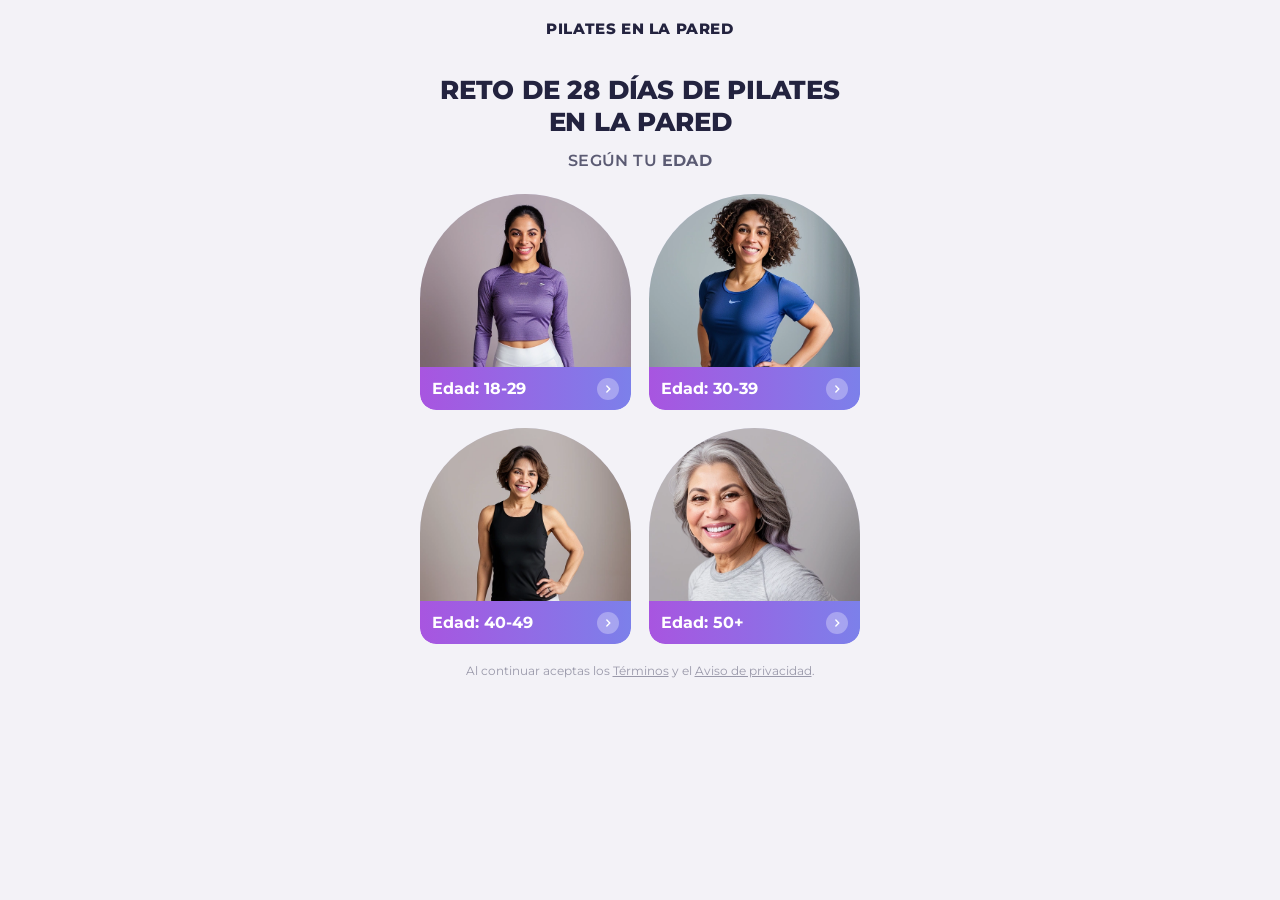
<file: index.html>
<!doctype html>
<html lang="es-MX">
<head>
<meta charset="utf-8">
<meta name="viewport" content="width=device-width, initial-scale=1, maximum-scale=1, viewport-fit=cover">
<meta name="theme-color" content="#F3F2F7">
<meta name="robots" content="noindex, nofollow">
<title>Pilates en la Pared · Tu plan personalizado en 1 minuto</title>
<meta name="description" content="Reto de 28 días de pilates en la pared. Responde el test y recibe tu plan personalizado.">
<link rel="preconnect" href="https://fonts.googleapis.com"><link rel="preconnect" href="https://fonts.gstatic.com" crossorigin>
<link href="https://fonts.googleapis.com/css2?family=Montserrat:wght@400;500;600;700;800&display=swap" rel="stylesheet">
<link rel="preload" as="image" href="img/ai/age-18.jpg"><link rel="preload" as="image" href="img/ai/age-30.jpg">
<link rel="stylesheet" href="styles.css?v=3">
<link rel="icon" href="img/icon.png">
</head>
<body>
<div id="app" aria-live="polite"></div>
<noscript>Activa JavaScript para hacer el test.</noscript>
<script src="config.js?v=3"></script>
<script src="attrib.js?v=2" data-page="quiz"></script>
<script src="steps.js?v=3"></script>
<script src="offer.js?v=3"></script>
<script src="app.js?v=3"></script>
</body>
</html>
</file>
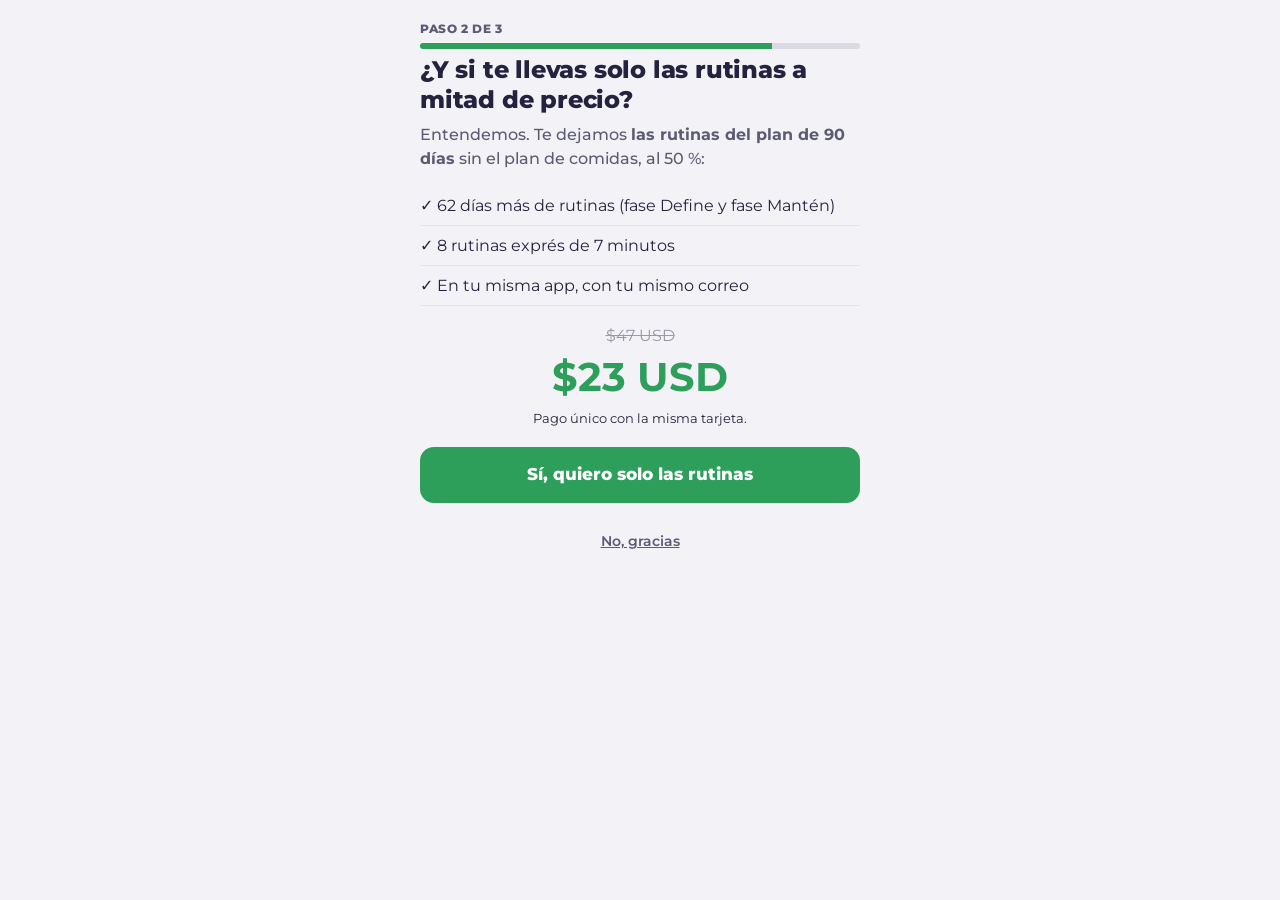
<file: downsell.html>
<!doctype html><html lang="es-MX"><head><meta charset="utf-8"><meta name="viewport" content="width=device-width, initial-scale=1, viewport-fit=cover"><meta name="robots" content="noindex"><link href="https://fonts.googleapis.com/css2?family=Montserrat:wght@400;600;700;800&display=swap" rel="stylesheet"><link rel="stylesheet" href="styles.css?v=1"><link rel="stylesheet" href="page.css?v=1"><script src="https://pay.sheridanmktmng.com/scripts/upsell-processor.js"></script><title>Última oportunidad · Pilates en la Pared</title></head><body>
<main class="post">
<div class="stepbar">Paso 2 de 3 <i style="--w:80%"></i></div>
<h1 id="hi">¿Y si te llevas solo las rutinas a mitad de precio?</h1>
<p class="sub">Entendemos. Te dejamos <b>las rutinas del plan de 90 días</b> sin el plan de comidas, al 50 %:</p>
<ul><li>✓ 62 días más de rutinas (fase Define y fase Mantén)</li><li>✓ 8 rutinas exprés de 7 minutos</li><li>✓ En tu misma app, con tu mismo correo</li></ul>
<div class="price2"><s>$47 USD</s><b>$23 USD</b><small>Pago único con la misma tarjeta.</small></div>
<div id="kp"></div>
</main>
<script src="config.js?v=2"></script><script src="attrib.js?v=1" data-page="downsell"></script><script src="post.js?v=1" data-kind="downsell"></script>
</body></html>
</file>
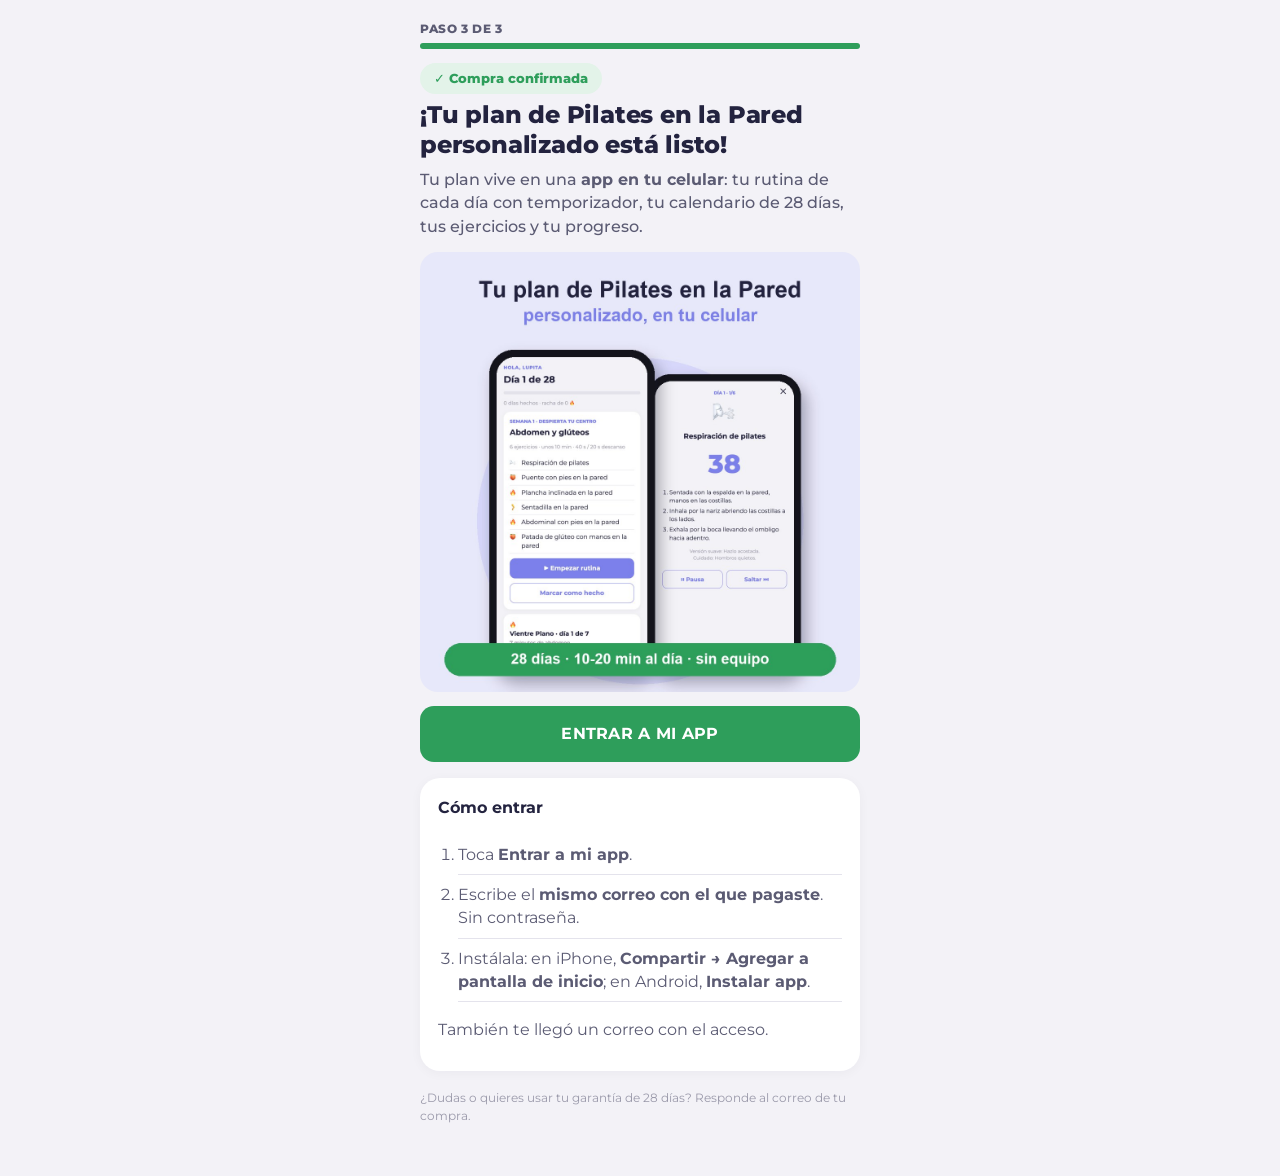
<file: gracias.html>
<!doctype html><html lang="es-MX"><head><meta charset="utf-8"><meta name="viewport" content="width=device-width, initial-scale=1, viewport-fit=cover"><meta name="robots" content="noindex"><link href="https://fonts.googleapis.com/css2?family=Montserrat:wght@400;600;700;800&display=swap" rel="stylesheet"><link rel="stylesheet" href="styles.css?v=1"><link rel="stylesheet" href="page.css?v=1"><title>¡Listo! Entra a tu app · Pilates en la Pared</title></head><body>
<main class="post">
<div class="stepbar">Paso 3 de 3 <i style="--w:100%"></i></div>
<span class="okb">✓ Compra confirmada</span>
<h1 id="hi">¡Tu plan de Pilates en la Pared personalizado está listo!</h1>
<p class="sub">Tu plan vive en una <b>app en tu celular</b>: tu rutina de cada día con temporizador, tu calendario de 28 días, tus ejercicios y tu progreso.</p>
<figure style="margin:14px 0"><img src="img/app-mockup.jpg" alt="La app de Pilates en la Pared" style="border-radius:18px;width:100%" onerror="this.remove()"></figure>
<a class="btn green" id="go" href="#">Entrar a mi app</a>
<div class="card" style="margin-top:16px"><b>Cómo entrar</b><ol style="padding-left:20px;color:var(--ink2)"><li>Toca <b>Entrar a mi app</b>.</li><li>Escribe el <b>mismo correo con el que pagaste</b>. Sin contraseña.</li><li>Instálala: en iPhone, <b>Compartir → Agregar a pantalla de inicio</b>; en Android, <b>Instalar app</b>.</li></ol><p style="color:var(--ink2)">También te llegó un correo con el acceso.</p></div>
<p class="legal">¿Dudas o quieres usar tu garantía de 28 días? Responde al correo de tu compra.</p>
</main>
<script src="config.js?v=2"></script><script src="attrib.js?v=1" data-page="gracias"></script><script src="post.js?v=1" data-kind="gracias"></script>
</body></html>
</file>
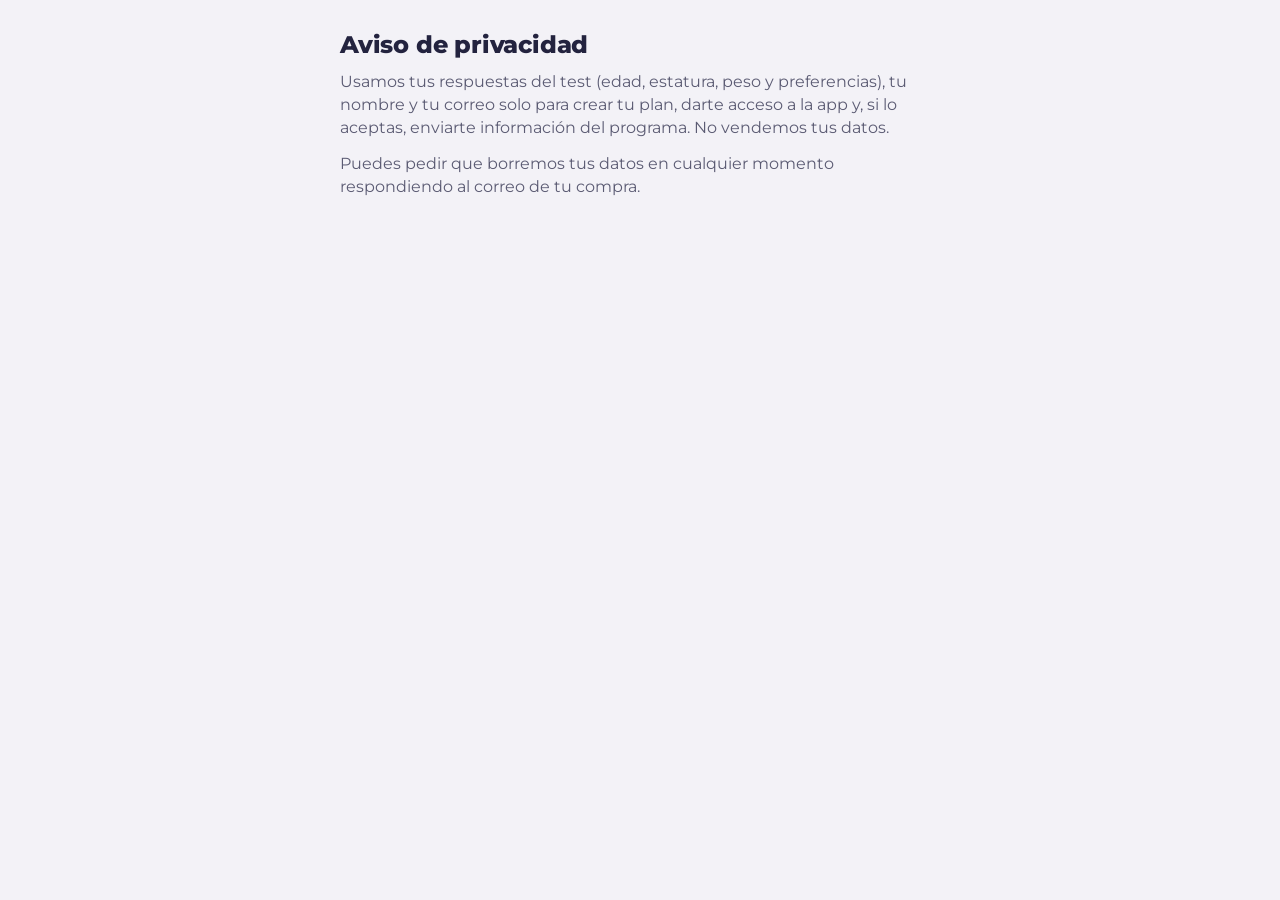
<file: privacidad.html>
<!doctype html><html lang="es-MX"><head><meta charset="utf-8"><meta name="viewport" content="width=device-width, initial-scale=1, viewport-fit=cover"><meta name="robots" content="noindex"><link href="https://fonts.googleapis.com/css2?family=Montserrat:wght@400;600;700;800&display=swap" rel="stylesheet"><link rel="stylesheet" href="styles.css?v=1"><link rel="stylesheet" href="page.css?v=1"><title>Aviso de privacidad · Pilates en la Pared</title></head><body><main class="legalpage"><h1>Aviso de privacidad</h1><p>Usamos tus respuestas del test (edad, estatura, peso y preferencias), tu nombre y tu correo solo para crear tu plan, darte acceso a la app y, si lo aceptas, enviarte información del programa. No vendemos tus datos.</p><p>Puedes pedir que borremos tus datos en cualquier momento respondiendo al correo de tu compra.</p></main></body></html>
</file>
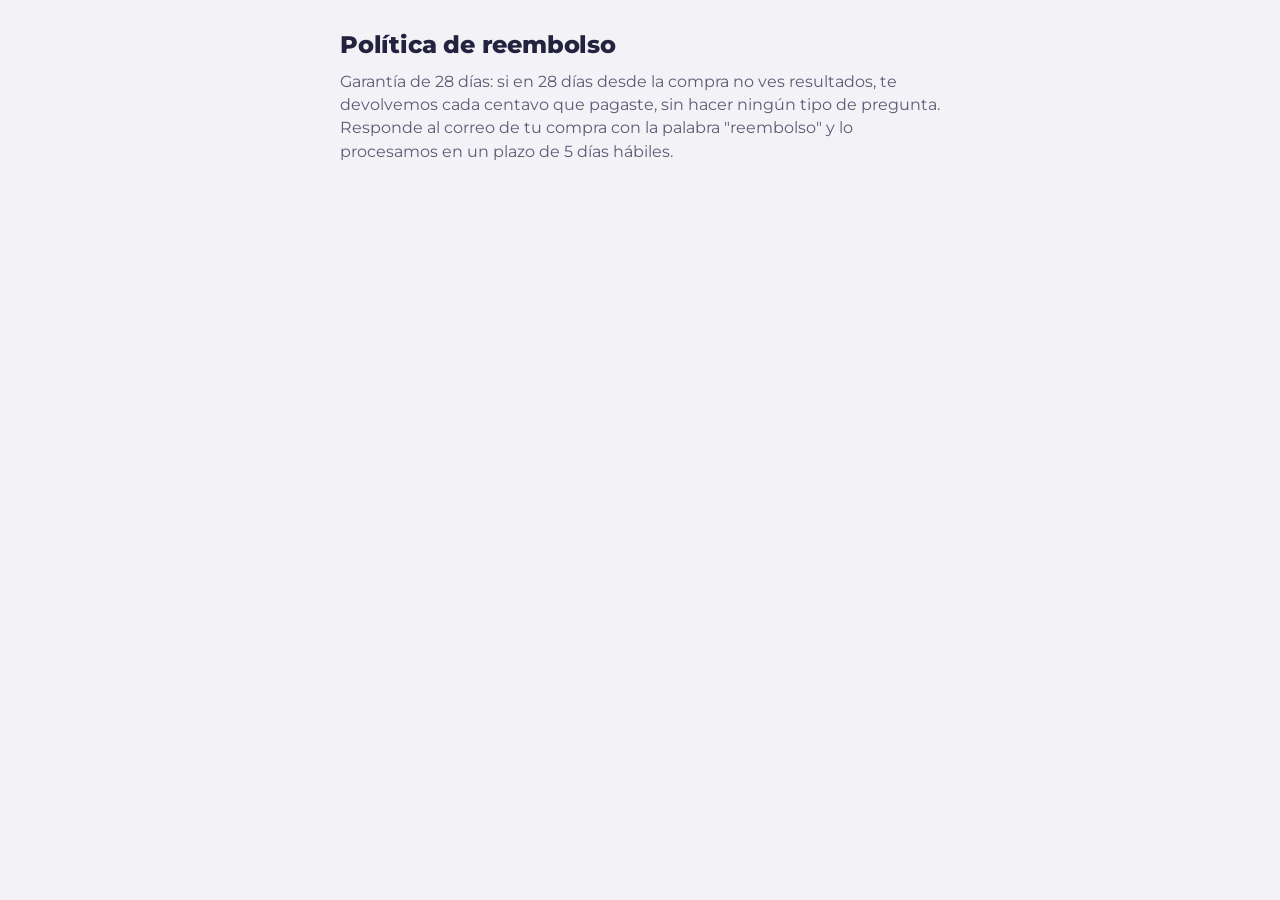
<file: reembolso.html>
<!doctype html><html lang="es-MX"><head><meta charset="utf-8"><meta name="viewport" content="width=device-width, initial-scale=1, viewport-fit=cover"><meta name="robots" content="noindex"><link href="https://fonts.googleapis.com/css2?family=Montserrat:wght@400;600;700;800&display=swap" rel="stylesheet"><link rel="stylesheet" href="styles.css?v=1"><link rel="stylesheet" href="page.css?v=1"><title>Política de reembolso · Pilates en la Pared</title></head><body><main class="legalpage"><h1>Política de reembolso</h1><p>Garantía de 28 días: si en 28 días desde la compra no ves resultados, te devolvemos cada centavo que pagaste, sin hacer ningún tipo de pregunta. Responde al correo de tu compra con la palabra "reembolso" y lo procesamos en un plazo de 5 días hábiles.</p></main></body></html>
</file>
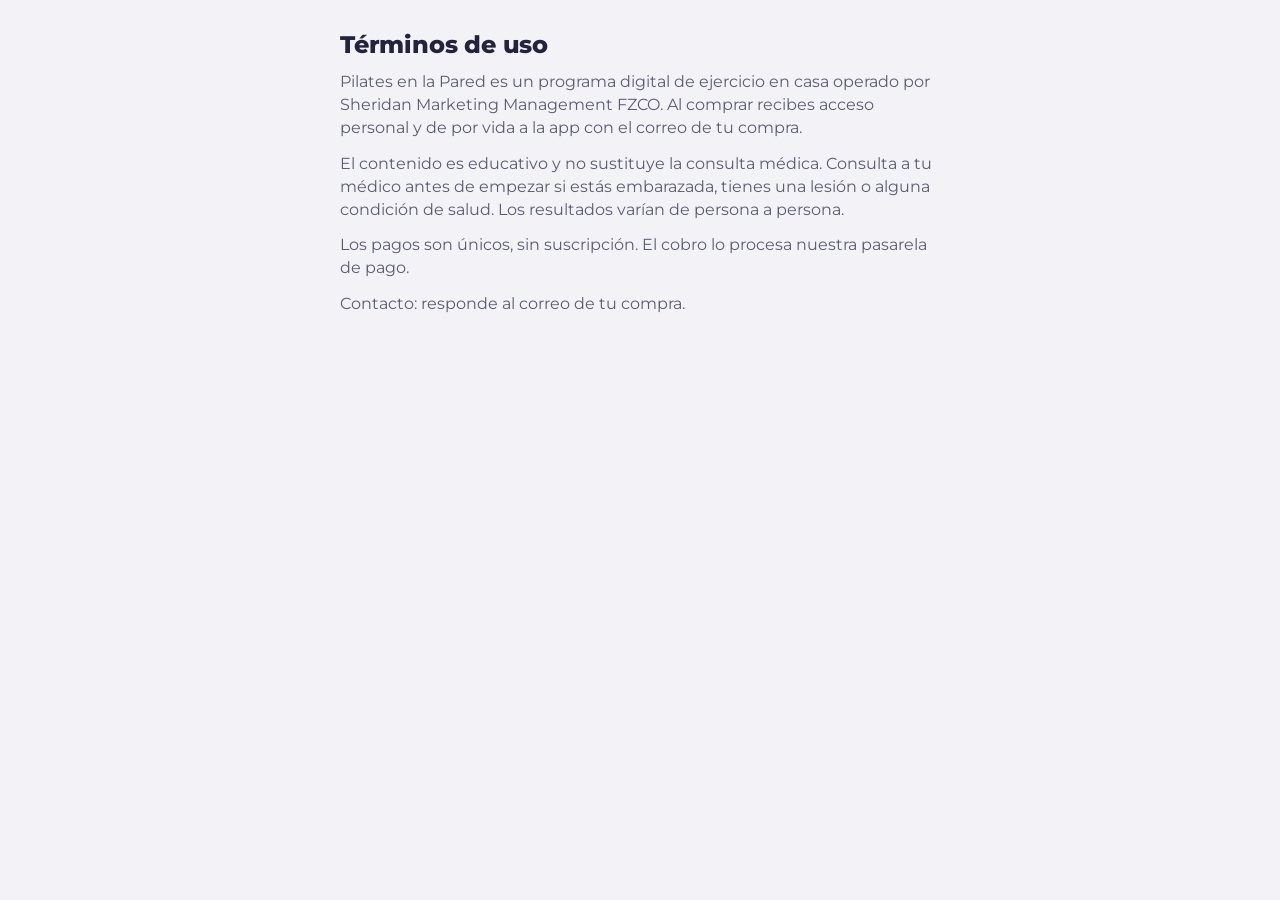
<file: terminos.html>
<!doctype html><html lang="es-MX"><head><meta charset="utf-8"><meta name="viewport" content="width=device-width, initial-scale=1, viewport-fit=cover"><meta name="robots" content="noindex"><link href="https://fonts.googleapis.com/css2?family=Montserrat:wght@400;600;700;800&display=swap" rel="stylesheet"><link rel="stylesheet" href="styles.css?v=1"><link rel="stylesheet" href="page.css?v=1"><title>Términos de uso · Pilates en la Pared</title></head><body><main class="legalpage"><h1>Términos de uso</h1><p>Pilates en la Pared es un programa digital de ejercicio en casa operado por Sheridan Marketing Management FZCO. Al comprar recibes acceso personal y de por vida a la app con el correo de tu compra.</p><p>El contenido es educativo y no sustituye la consulta médica. Consulta a tu médico antes de empezar si estás embarazada, tienes una lesión o alguna condición de salud. Los resultados varían de persona a persona.</p><p>Los pagos son únicos, sin suscripción. El cobro lo procesa nuestra pasarela de pago.</p><p>Contacto: responde al correo de tu compra.</p></main></body></html>
</file>
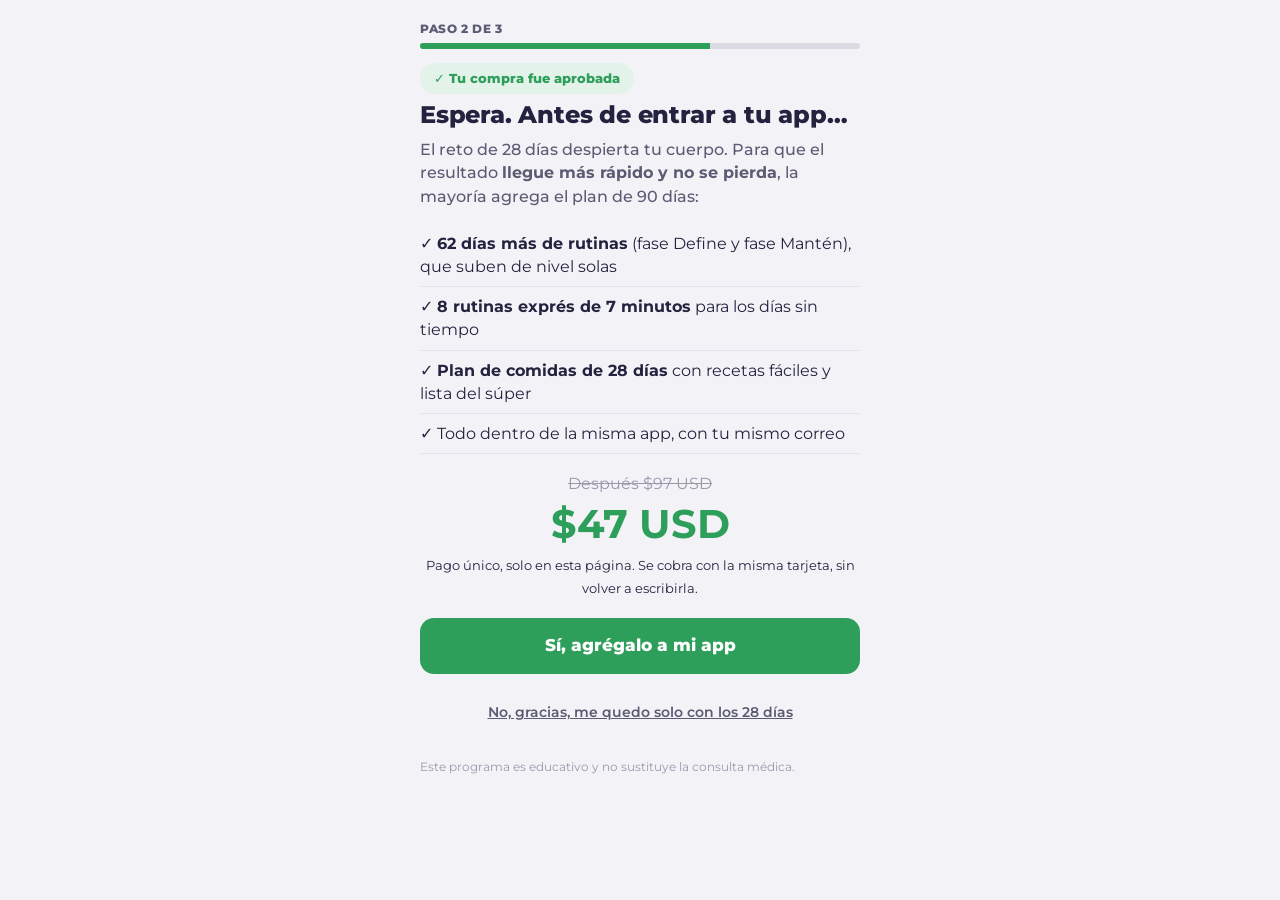
<file: upsell.html>
<!doctype html><html lang="es-MX"><head><meta charset="utf-8"><meta name="viewport" content="width=device-width, initial-scale=1, viewport-fit=cover"><meta name="robots" content="noindex"><link href="https://fonts.googleapis.com/css2?family=Montserrat:wght@400;600;700;800&display=swap" rel="stylesheet"><link rel="stylesheet" href="styles.css?v=1"><link rel="stylesheet" href="page.css?v=1"><script src="https://pay.sheridanmktmng.com/scripts/upsell-processor.js"></script><title>Espera, tu pedido no está completo · Pilates en la Pared</title></head><body>
<main class="post">
<div class="stepbar">Paso 2 de 3 <i style="--w:66%"></i></div>
<span class="okb">✓ Tu compra fue aprobada</span>
<h1 id="hi">Espera. Antes de entrar a tu app…</h1>
<p class="sub">El reto de 28 días despierta tu cuerpo. Para que el resultado <b>llegue más rápido y no se pierda</b>, la mayoría agrega el plan de 90 días:</p>
<ul>
<li>✓ <b>62 días más de rutinas</b> (fase Define y fase Mantén), que suben de nivel solas</li>
<li>✓ <b>8 rutinas exprés de 7 minutos</b> para los días sin tiempo</li>
<li>✓ <b>Plan de comidas de 28 días</b> con recetas fáciles y lista del súper</li>
<li>✓ Todo dentro de la misma app, con tu mismo correo</li>
</ul>
<div class="price2"><s>Después $97 USD</s><b>$47 USD</b><small>Pago único, solo en esta página. Se cobra con la misma tarjeta, sin volver a escribirla.</small></div>
<div id="kp"></div>
<p class="legal">Este programa es educativo y no sustituye la consulta médica.</p>
</main>
<script src="config.js?v=2"></script><script src="attrib.js?v=1" data-page="upsell"></script><script src="post.js?v=1" data-kind="upsell"></script>
</body></html>
</file>
<file: styles.css>
/* Pilates en la Pared · estilos (mismo lenguaje visual que el original: lavanda, tarjetas blancas, CTA violeta y verde en la oferta) */
:root{--bg:#F3F2F7;--card:#fff;--ink:#23233F;--ink2:#5B5B73;--mute:#9A99AA;--pri:#7C80EA;--pri2:#5B60DE;--pril:#E8E8FB;--green:#2E9E5B;--greenl:#E3F3E9;--red:#F0566A;--line:#E4E3EC;--r:16px}
*{box-sizing:border-box;-webkit-tap-highlight-color:transparent}
html,body{margin:0;background:var(--bg);color:var(--ink);font-family:"Montserrat",system-ui,-apple-system,sans-serif;font-size:16px;line-height:1.45}
#app{max-width:480px;margin:0 auto;min-height:100vh;min-height:100dvh;position:relative;padding-bottom:110px}
button{font:inherit;color:inherit;cursor:pointer;border:0;background:none}
img{max-width:100%;display:block}
img.noimg{visibility:hidden}
a{color:inherit}
h1{font-size:24px;line-height:1.25;font-weight:800;margin:6px 0 10px;letter-spacing:-.2px}
h1.up{text-transform:uppercase;font-size:26px}
h2{font-size:21px;line-height:1.3;font-weight:800;margin:24px 0 12px}
.h2{font-size:18px;margin:4px 0 14px}
h3{font-size:17px;font-weight:800;margin:0 0 12px}
p{margin:0 0 12px}
.center{text-align:center}
.pad{padding:12px 20px 24px}
.sub{color:var(--mute);font-weight:500;margin-top:-2px}
.kicker{color:var(--ink2);font-weight:600;letter-spacing:.4px}
.acc{color:var(--pri)}
.brandline{font-weight:800;font-size:14px;letter-spacing:.6px;color:var(--ink);margin:4px 0 8px}
.legal{font-size:12px;color:var(--mute);margin-top:18px}
.legal a{text-decoration:underline}
.emo{font-size:26px;line-height:1;font-family:"Apple Color Emoji","Segoe UI Emoji","Noto Color Emoji",sans-serif}
.ic{width:22px;height:22px;flex:none}
/* cabecera */
.top{padding:14px 20px 4px}
.top.brand{text-align:center;font-weight:800;letter-spacing:.6px;font-size:15px;padding-top:18px}
.top .sec{text-align:center;font-size:12px;font-weight:800;letter-spacing:1.2px;color:var(--ink)}
.prog{display:flex;align-items:center;gap:12px;margin-top:12px}
.back{width:34px;height:34px;border-radius:10px;background:#E6E5EE;display:grid;place-items:center;color:var(--ink)}
.back:disabled{opacity:.35;cursor:default}
.bars{flex:1;display:flex;gap:8px}
.bars i{flex:1;height:4px;border-radius:4px;background:#DADAE3;overflow:hidden}
.bars b{display:block;height:100%;background:var(--pri);border-radius:4px;transition:width .4s}
/* pie con CTA */
.foot{position:fixed;left:0;right:0;bottom:var(--kb,0px);padding:14px 20px calc(16px + env(safe-area-inset-bottom));background:linear-gradient(transparent,var(--bg) 30%);z-index:5}
.foot .btn{max-width:440px;margin:0 auto}
.btn{display:flex;align-items:center;justify-content:center;width:100%;min-height:56px;border-radius:14px;background:var(--pri);color:#fff;font-weight:700;font-size:16px;text-decoration:none;text-align:center;padding:12px 18px;transition:transform .1s,opacity .2s}
.btn:active{transform:scale(.98)}
.btn:disabled{background:#E1E0E8;color:#A3A2B2;cursor:default}
.btn.green{background:var(--green);text-transform:uppercase;letter-spacing:.3px}
.btn:focus-visible,.opt:focus-visible,.tile:focus-visible,.age:focus-visible{outline:3px solid var(--pri2);outline-offset:2px}
/* landing */
.landing h1{margin-top:18px}
.agegrid{display:grid;grid-template-columns:1fr 1fr;gap:18px;margin-top:22px}
.age{display:block;text-align:left;border-radius:var(--r);overflow:hidden;background:none;padding:0}
.age .arch{background:#E2E1F8;border-radius:120px 120px 0 0;aspect-ratio:1/0.82;overflow:hidden;display:flex;align-items:flex-end;justify-content:center}
.age .arch img{width:100%;height:100%;object-fit:cover;object-position:top}
.age span{display:flex;align-items:center;justify-content:space-between;background:linear-gradient(90deg,#A855E0,#7C80EA);color:#fff;font-weight:700;padding:10px 12px;border-radius:0 0 var(--r) var(--r)}
.age em{width:22px;height:22px;border-radius:50%;background:rgba(255,255,255,.3);display:grid;place-items:center}
.age em .ic{width:14px;height:14px}
/* opciones */
.opts{display:flex;flex-direction:column;gap:12px;margin-top:14px}
.opt{display:flex;align-items:center;gap:14px;width:100%;min-height:62px;padding:14px 18px;background:var(--card);border-radius:var(--r);border:2px solid transparent;box-shadow:0 2px 10px rgba(35,35,63,.05);text-align:left;font-weight:700;font-size:16px}
.opt span{flex:1}
.opt.on{border-color:var(--pri);background:#ECEBFC}
.opt .oi{width:30px;text-align:center}
.opt .ck{width:22px;height:22px;border-radius:6px;border:2px solid #C9C8D6;flex:none;display:grid;place-items:center}
.opt.on .ck{background:var(--pri);border-color:var(--pri)}
.opt.on .ck::after{content:"";width:10px;height:6px;border:2.5px solid #fff;border-top:0;border-right:0;transform:rotate(-45deg) translate(1px,-1px)}
.callout{display:flex;gap:12px;align-items:flex-start;background:var(--greenl);border-radius:var(--r);padding:14px 16px;margin-top:16px;animation:pop .3s}
.callout p{margin:4px 0 0;color:var(--ink2);font-size:15px}
.pill{display:inline-flex;align-items:center;gap:8px;background:var(--pril);border-radius:30px;padding:8px 14px;font-weight:600;margin:6px 0 14px}
.pill .ic{width:18px;height:18px;background:#fff;border-radius:50%;padding:3px;color:var(--pri)}
.bottomimg{margin:24px -20px -24px;display:flex;justify-content:flex-start}
.bottomimg.c{justify-content:center}
.bottomimg img{max-height:300px;width:auto;border-radius:0 18px 0 0}
/* tarjetas con imagen */
.tiles{display:grid;grid-template-columns:1fr 1fr;gap:14px;margin-top:14px}
.tile{background:var(--card);border-radius:var(--r);overflow:hidden;border:2px solid transparent;text-align:left;font-weight:700;padding:0}
.tile .timg{width:100%;aspect-ratio:1/1;object-fit:cover;object-position:top}
.tile span{display:block;padding:12px 14px}
.tile.on{border-color:var(--pri);background:#ECEBFC}
/* info */
.info .hero{height:38vh;min-height:230px;overflow:hidden;background:#E9E8F0}
.info .hero img{width:100%;height:100%;object-fit:cover}
.info .sheet{background:#fff;border-radius:22px 22px 0 0;margin-top:-22px;position:relative;padding:24px 20px 30px;min-height:46vh}
.info .sheet p{color:var(--ink2)}
.kick{font-weight:800;color:var(--pri);text-transform:uppercase;font-size:13px;letter-spacing:.8px;margin-bottom:4px}
/* afirmación */
.stcard{background:#fff;border-radius:20px;padding:20px 22px 24px}
.stcard .stimg{width:62%;margin:6px auto 14px;aspect-ratio:1/1;object-fit:contain}
.stcard p{font-size:21px;font-weight:700;line-height:1.3;margin:0}
.yn{display:grid;grid-template-columns:1fr 1fr;gap:14px;margin-top:20px}
.yn button{background:#fff;border-radius:var(--r);padding:20px 10px;font-weight:700;font-size:17px;display:flex;flex-direction:column;align-items:center;gap:8px;border:2px solid transparent}
.yn button.on{border-color:var(--pri)}
.yn .x{color:#E04B5A;font-style:normal;font-size:20px}.yn .v{color:#3BAA6A;font-style:normal;font-size:20px}
/* gráficos e info */
.chartsvg{width:100%;height:auto;margin:10px 0}
.infocard{background:#E9E8EF;border-radius:var(--r);padding:16px 18px;margin-top:16px}
.infocard b{display:flex;gap:10px;align-items:flex-start;margin-bottom:8px}
.infocard p,.para{color:var(--ink2)}
/* medidas */
.units{display:inline-flex;background:#E6E5EE;border-radius:12px;padding:4px;margin:6px 0 4px}
.units button{padding:8px 18px;border-radius:9px;font-weight:700;color:var(--ink2)}
.units button.on{background:#fff;color:var(--ink);box-shadow:0 1px 4px rgba(0,0,0,.08)}
.measure{display:flex;align-items:baseline;gap:8px;border-bottom:1.5px solid #CFCEDA;margin:18px 0 18px;padding-bottom:6px}
.measure input{flex:1;min-width:0;border:0;background:none;font:inherit;font-size:40px;font-weight:800;color:var(--ink);outline:none;padding:0}
.measure.two input{flex:0 0 64px}
.measure em{font-style:normal;font-weight:700;color:var(--ink2)}
.bmicard{margin-top:6px}.bmicard b{display:flex;gap:10px;align-items:center;margin-bottom:6px}.bmicard p{color:var(--ink2);margin:0}
.warn{color:#C2384A;font-weight:600}
.consent{display:flex;gap:12px;align-items:flex-start;font-size:14px;color:var(--ink2)}
.consent input{width:22px;height:22px;accent-color:var(--pri);flex:none;margin-top:1px}
.consent a{text-decoration:underline}
.card{background:#fff;border-radius:20px;padding:18px;margin-top:14px;box-shadow:0 2px 12px rgba(35,35,63,.04)}
/* carga */
.proc{min-height:80vh;display:flex;flex-direction:column}
.proc.mid{justify-content:center;text-align:center}
.plab{color:var(--ink2);font-weight:500;margin-top:10px}
.spin{display:inline-block;width:16px;height:16px;border:2px solid #C9C8D6;border-top-color:transparent;border-radius:50%;animation:sp 1s linear infinite;vertical-align:middle}
.pbar{position:relative;height:34px;border-radius:30px;background:#E1E0E8;overflow:hidden}
.pbar b{position:absolute;inset:0 auto 0 0;background:var(--pri);border-radius:30px;width:0}
.pbar span{position:relative;display:block;text-align:center;line-height:34px;font-weight:700;color:#fff;font-size:14px;mix-blend-mode:normal;text-shadow:0 0 3px rgba(0,0,0,.25)}
.curve{margin:auto -20px -24px}
.prelim{width:100%;height:auto;display:block}
.procimg{width:150px;margin:0 auto 26px;border-radius:24px}
.scalesvg{width:150px;margin:0 auto 26px;display:block}
.pbottom{margin-top:auto;padding-top:20px}
.proc.mid .pbottom{position:fixed;left:0;right:0;bottom:0;padding:0}
.proc.mid .pbar{border-radius:0;height:44px}.proc.mid .pbar b{border-radius:0}.proc.mid .pbar span{line-height:44px}
.tp h1{font-size:23px;margin-top:20px}
.ver{display:inline-flex;align-items:center;gap:6px;background:var(--greenl);color:var(--green);font-weight:800;font-size:13px;letter-spacing:.5px;padding:7px 14px;border-radius:10px}
.ver .ic{width:16px;height:16px}
.review{background:#fff;border-radius:20px;padding:18px;margin-top:16px}
.review p{color:var(--ink2);margin:6px 0}
.review small{color:var(--mute)}
.stars{color:#F5B400;letter-spacing:2px;font-size:18px}
.tpl{color:var(--mute);font-size:13px;margin-top:10px}
.minirev{display:grid;gap:10px;margin-top:12px}
.minirev>div{background:#fff;border-radius:14px;padding:12px 14px}
.minirev p{margin:4px 0;font-size:14px;color:var(--ink2)}.minirev small{color:var(--mute);font-size:12px}
.tp .pbottom p{color:var(--mute);font-size:14px;margin-bottom:8px}
/* punto de partida */
.bmi{position:relative;padding-top:40px}
.bmi .tip{position:absolute;top:0;transform:translateX(-50%);background:var(--ink);color:#fff;font-weight:700;font-size:13px;padding:6px 12px;border-radius:10px;white-space:nowrap}
.bmi .tip::after{content:"";position:absolute;left:50%;bottom:-5px;transform:translateX(-50%) rotate(45deg);width:10px;height:10px;background:var(--ink)}
.scale{display:flex;justify-content:space-between;font-size:12px;color:var(--ink2);margin:4px 0}
.scale.lab{font-size:10px;letter-spacing:.5px;color:var(--mute)}
.grad{position:relative;height:8px;border-radius:8px;background:linear-gradient(90deg,#69C6E8,#7FD08F 30%,#F2C14E 60%,#E9705A)}
.grad i{position:absolute;top:-4px;width:4px;height:16px;background:var(--ink);border-radius:2px;transform:translateX(-50%)}
.note{border-radius:14px;padding:14px;margin-top:14px;background:var(--greenl)}
.note.sobrepeso,.note.bajo{background:#FFF4DE}.note.alto{background:#FDE6E6}
.note p{margin:6px 0 0;color:var(--ink2);font-size:15px}
.facts{display:flex;gap:10px;padding-right:0;overflow:hidden}
.facts ul{list-style:none;padding:0;margin:0;flex:1.1;display:flex;flex-direction:column;gap:18px}
.facts li{display:flex;gap:12px;align-items:flex-start}
.facts li .ic{background:var(--pril);color:var(--pri);border-radius:10px;padding:6px;width:34px;height:34px}
.facts small{display:block;font-size:11px;letter-spacing:.6px;color:var(--mute);text-transform:uppercase;font-weight:700}
.factimg{flex:.9;width:45%;object-fit:cover;object-position:top;border-radius:12px;margin:-18px 0 -18px}
/* valoración de ejercicios */
.excard{position:relative;border-radius:20px;overflow:hidden;aspect-ratio:1.43/1;background:#ddd}
.excard img{width:100%;height:100%;object-fit:cover}
.excard b{position:absolute;left:16px;bottom:14px;color:#fff;font-size:22px;text-shadow:0 2px 8px rgba(0,0,0,.5)}
.rate{display:grid;grid-template-columns:repeat(3,1fr);gap:12px;margin-top:20px}
.rate button{background:#fff;border-radius:var(--r);padding:16px 6px;font-weight:700;display:flex;flex-direction:column;gap:8px;align-items:center;border:2px solid transparent}
.rate button.on{border-color:var(--pri)}
.rate .emo{font-size:36px}
/* detalles del programa */
.planhero{width:100%;border-radius:12px;aspect-ratio:16/9;object-fit:cover;margin-bottom:8px}
.lab{margin-top:18px}
.diff{position:relative;display:flex;gap:4px;height:52px}
.diff i{flex:1;border-radius:12px}.diff .a{background:linear-gradient(90deg,#8AD3E8,#9ADCC2)}.diff .b{background:linear-gradient(90deg,#B9E4A0,#DCE59A)}.diff .c{background:linear-gradient(90deg,#F7A38A,#F3846F)}
.diff em{position:absolute;top:-8px;bottom:-8px;width:3px;background:var(--ink);border-radius:2px}
.difflab{display:flex;justify-content:space-between;font-size:13px;color:var(--mute);margin:8px 0 12px}
.difflab .on{color:var(--ink);font-weight:800}
.pgrid{display:grid;grid-template-columns:1fr 1fr;border-top:1px solid var(--line)}
.pgrid>div{padding:14px 8px 14px 0;display:grid;grid-template-columns:40px 1fr;grid-template-rows:auto auto;column-gap:6px;border-bottom:1px solid var(--line)}
.pgrid .ic{grid-row:span 2;background:var(--pril);color:var(--pri);border-radius:10px;padding:6px;width:34px;height:34px}
.pgrid small{font-size:11px;letter-spacing:.6px;color:var(--mute);font-weight:700;text-transform:uppercase}
/* bloqueadores */
.blk{background:linear-gradient(#E3E2F7,var(--bg) 300px)}
.bigemo{font-size:72px;margin-top:6px}
.bbar{position:relative;display:flex;align-items:center;justify-content:space-between;background:#F1F0F5;border-radius:14px;padding:12px 14px;margin:10px 0;overflow:hidden;font-weight:700;font-size:15px}
.bbar i{position:absolute;inset:0 auto 0 0;width:var(--w);background:var(--c);animation:grow 1.2s ease-out}
.bbar span,.bbar b{position:relative}
.cf{border-top:1px solid var(--line);padding-top:14px;margin-top:14px;color:var(--ink2)}
/* email y nombre */
.field{display:block;background:#fff;border:1.5px solid #D9D8E3;border-radius:14px;padding:10px 16px;margin:16px 0}
.field small{color:var(--mute);font-size:12px}
.field input{display:block;width:100%;border:0;outline:none;font:inherit;font-size:18px;font-weight:600;padding:4px 0;background:none;color:var(--ink)}
.mapstat{background:#E2E1F8;border-radius:var(--r);padding:22px;text-align:center;margin-top:18px}
.mapstat b{display:block;font-size:30px;color:var(--pri2)}
/* antes y después */
.ba{background:var(--greenl);border-radius:20px;padding:14px;margin-top:14px}
.tabs{display:grid;grid-template-columns:1fr 1fr;background:#fff;border-radius:14px;text-align:center;font-weight:700;padding:10px 0}
.tabs .g{color:var(--green)}
.baimgs{display:grid;grid-template-columns:1fr 20px 1fr;align-items:center;margin:12px 0}
.baimgs img{width:100%;aspect-ratio:2/3;object-fit:cover;object-position:top;border-radius:14px}
.arrow{font-size:40px;color:#fff;text-align:center}
.barows{display:grid;grid-template-columns:1fr 1fr;gap:14px}
.barows>div{display:flex;flex-direction:column}
.barows b{font-size:15px;margin-top:8px}.barows span{color:var(--ink2)}
.str{display:flex;gap:4px;margin-top:6px}.str i{flex:1;height:5px;border-radius:3px;background:#D5D5DD}.str i.on{background:var(--green)}
.foot2{margin-top:16px;color:var(--ink2)}
/* proyección */
.proj{margin:4px 0 8px}
.bul{list-style:none;padding:0;margin:14px 0}
.bul li{display:flex;gap:12px;align-items:flex-start;margin:12px 0;font-weight:600}
.bul li .ic{background:var(--pri);color:#fff;border-radius:8px;padding:4px;width:28px;height:28px}
/* bienvenida */
.welcome{min-height:85vh;display:flex;flex-direction:column}
.wl{flex:1;display:flex;align-items:center;justify-content:center}
.wtxt{font-size:25px;font-weight:800;text-align:center;line-height:1.35;animation:fade .5s}
.wtxt b{color:var(--pri)}
/* oferta */
.t-offer #app{padding-bottom:30px}
.sticky{position:sticky;top:0;z-index:20;display:flex;align-items:center;justify-content:space-between;gap:12px;background:#fff;padding:10px 16px;box-shadow:0 2px 10px rgba(0,0,0,.06)}
.sticky small{display:block;font-size:12px;color:var(--ink2);max-width:150px;line-height:1.2}
.sticky .tm{font-size:24px;font-weight:800}
.sticky .btn{width:auto;min-height:48px;font-size:14px;padding:10px 16px;border-radius:30px;box-shadow:0 0 0 6px var(--greenl)}
.offer h1.big{font-size:23px}
.mock{margin:8px 0 4px}.mock img{width:100%;border-radius:20px}
.today .hd{display:grid;grid-template-columns:1fr 1fr;font-weight:800;text-align:center;margin-bottom:6px}
.today .hd .g,.today em.g{color:var(--green)}
.lvl{margin-top:12px}.lvl small{font-weight:700;color:var(--ink2)}
.lvl .two{display:grid;grid-template-columns:1fr 1fr;gap:12px;margin-top:6px}
.lvl .two>div{background:#F1F0F5;border-radius:8px;height:26px;position:relative;overflow:hidden}
.lvl i{position:absolute;inset:0 auto 0 0;width:var(--w)}.lvl i.r{background:#F7A2A2}.lvl i.g{background:#8CD3A6}
.lvl em{position:relative;font-style:normal;font-size:12px;font-weight:800;line-height:26px;padding-left:8px}
.alert{display:flex;gap:10px;background:#FFF4DE;border:1.5px solid #F2C14E;border-radius:14px;padding:12px 14px;margin:16px 0;font-size:15px}
.offt{font-size:24px;text-transform:uppercase;margin-top:26px}
.red{color:var(--red)}
.stack ul{list-style:none;margin:0;padding:0}
.stack li{display:grid;grid-template-columns:24px 1fr auto;gap:10px;padding:10px 0;border-bottom:1px solid var(--line);align-items:start}
.stack li .ic{color:var(--green)}
.stack small{display:block;color:var(--ink2);font-size:13px}
.stack s{color:var(--mute);font-weight:700}
.tot{text-align:center;margin:14px 0 0;font-size:17px;line-height:1.45}.tot b{color:var(--green);font-size:22px;white-space:nowrap}
.gline{display:flex;gap:8px;align-items:flex-start;margin:12px 0 0;padding:10px 12px;border-radius:12px;background:#EAF6EF;font-size:14.5px;line-height:1.4}
.gline svg{flex:none;width:20px;height:20px;color:var(--green)}
.intro{text-align:center;font-size:14px;color:var(--mute);margin:10px 0 0}
/* Promesa de Franco (L 2.3) */
.promise{margin:12px 0 4px;padding:16px 18px;border-radius:16px;background:#fff;border:2px solid var(--pri);box-shadow:0 10px 24px -18px rgba(124,128,234,.9)}
.promise-k{display:inline-block;font-size:12px;font-weight:800;letter-spacing:.08em;text-transform:uppercase;color:var(--pri);margin-bottom:4px}
.promise p{margin:0;font-size:17.5px;font-weight:600;line-height:1.4;color:var(--ink)}
.today-only{color:var(--red);font-weight:800;text-transform:uppercase;letter-spacing:.4px;margin:22px 0 8px}
.timerpill,.redpill{display:flex;align-items:center;justify-content:center;gap:8px;background:var(--red);color:#fff;font-weight:700;border-radius:12px;padding:13px;margin:8px 0 16px}
.timerpill .ic{width:20px;height:20px}
.plan{position:relative;border:2.5px solid var(--green);border-radius:18px;background:#fff;margin-top:26px}
.plan .rec{position:absolute;top:-16px;left:50%;transform:translateX(-50%);background:#fff;border:1.5px solid var(--green);border-radius:20px;padding:3px 12px;font-size:13px;font-weight:700;white-space:nowrap;margin:0}
.planhead{background:var(--green);color:#fff;font-weight:800;font-size:13px;letter-spacing:.8px;text-align:center;padding:12px 8px 10px;border-radius:14px 14px 0 0}
.planbody{display:flex;justify-content:space-between;gap:10px;padding:16px}
.pt{display:block;font-size:17px}
.badge{display:inline-block;background:var(--greenl);color:var(--green);font-weight:800;font-size:11px;border-radius:20px;padding:4px 10px;margin:6px 0}
.pp{font-size:20px;margin:4px 0 0}.pp s{color:var(--red);font-size:16px}.pp b{font-size:22px}
.mxn{color:var(--mute);font-size:12px}
.perday{background:var(--green);color:#fff;border-radius:14px;padding:10px 12px;text-align:center;display:flex;flex-direction:column;justify-content:center;min-width:104px}
.perday s{font-size:12px;opacity:.85}.perday b{font-size:26px}.perday small{font-size:12px}
.gl a{font-weight:800;font-size:14px;text-decoration:underline;letter-spacing:.3px}
.dbox{background:var(--greenl);border-radius:16px;padding:14px;margin:16px 0}
.dbox p{text-align:center;font-weight:800;font-size:14px;color:var(--green);margin-bottom:10px}
.secure{display:flex;align-items:center;justify-content:center;gap:6px;font-size:13px;color:var(--ink2);font-weight:600;text-align:center}
.secure .ic{width:16px;height:16px;color:var(--green)}
.disc{font-size:12px;color:var(--mute);text-align:center}
.social{text-align:center;margin-top:24px}.social>b{font-size:26px;display:block}
.rating{display:flex;justify-content:center;gap:12px;align-items:center}.rating b{color:#F5B400;font-size:18px}
.cmp{display:grid;grid-template-columns:1fr 1fr;border-radius:18px;overflow:hidden;background:#fff}
.cmp>div{padding:14px 10px;text-align:center}.cmp>div.g{background:var(--greenl)}
.cmp img{width:100%;aspect-ratio:1/1;object-fit:cover;border-radius:12px;margin:10px 0}
.cmp ul{list-style:none;padding:0;margin:0;text-align:left;font-size:14px}
.cmp li{margin:6px 0}.cmp .x{color:var(--ink2)}.cmp .v{color:var(--ink)}
.revs{display:flex;gap:12px;overflow-x:auto;scroll-snap-type:x mandatory;margin:0 -20px;padding:0 20px 8px}
.rev{flex:0 0 82%;scroll-snap-align:center;background:#fff;border-radius:18px;overflow:hidden;padding-bottom:12px}
.rev img{width:100%;aspect-ratio:1/1;object-fit:cover}
.rev .res{display:inline-block;background:var(--greenl);color:var(--green);font-weight:800;border-radius:20px;padding:6px 14px;margin:12px 12px 6px}
.rev b,.rev p{display:block;padding:0 14px}.rev p:last-child{color:var(--ink2);font-size:15px}
.note-t{font-size:12px;color:var(--mute);text-align:center}
.vids{display:grid;grid-template-columns:1fr 1fr;gap:10px;margin:0 0 14px}
.vid{position:relative;margin:0;border-radius:18px;overflow:hidden;background:#222;aspect-ratio:9/16}
.vid video{display:block;width:100%;height:100%;object-fit:cover}
.vid figcaption{position:absolute;left:0;right:0;top:0;padding:8px 10px;font-size:13px;color:#fff;background:linear-gradient(rgba(0,0,0,.55),transparent);pointer-events:none}
.vid-snd{position:absolute;left:50%;bottom:12px;transform:translateX(-50%);min-height:40px;padding:8px 12px;border:0;border-radius:999px;background:rgba(0,0,0,.65);color:#fff;font-weight:600;font-size:13px;font-family:inherit;white-space:nowrap;cursor:pointer}
.vid.live .vid-snd,.vid.live figcaption{display:none}
.chk{list-style:none;padding:0;margin:20px 0}
.chk li{display:flex;gap:10px;margin:12px 0;color:var(--ink2)}.chk .ic{color:var(--mute);width:18px}
.chk a{text-decoration:underline}
.guar{text-align:center}.guar .svgwrap{width:110px;margin:0 auto}.guar p{color:var(--ink2)}
.links{display:flex;justify-content:space-around;gap:8px;font-size:12px;color:var(--mute);margin-top:12px}
.paytitle{font-weight:800;margin-top:24px;display:flex;justify-content:center;gap:6px;align-items:center}.paytitle .ic{width:18px;color:var(--mute)}
.pays{display:flex;flex-wrap:wrap;justify-content:center;gap:8px}.pays span{background:#fff;border:1px solid var(--line);border-radius:8px;padding:6px 10px;font-size:12px;font-weight:800;color:var(--ink2)}
.scratch{position:fixed;inset:0;background:rgba(20,18,24,.55);z-index:50;display:none;align-items:center;justify-content:center;padding:20px}
.scratch.on{display:flex}
.sbox{background:#fff;border-radius:22px;padding:22px;max-width:400px;text-align:center;animation:pop .35s}
.sbox h2{margin-top:0;font-size:20px}.sbox p{color:var(--ink2)}
.sarea{position:relative;border-radius:16px;overflow:hidden;aspect-ratio:560/260;margin:10px 0 14px;touch-action:none}
.sreveal{position:absolute;inset:0;display:flex;flex-direction:column;align-items:center;justify-content:center;background:var(--greenl)}
.sreveal b{font-size:40px;color:var(--green)}
.sarea canvas{position:absolute;inset:0;width:100%;height:100%;cursor:grab}
.applied{color:var(--green);font-weight:700}
@keyframes sp{to{transform:rotate(360deg)}}
@keyframes pop{from{transform:scale(.96);opacity:0}to{transform:none;opacity:1}}
@keyframes fade{from{opacity:0;transform:translateY(8px)}to{opacity:1;transform:none}}
@keyframes grow{from{width:0}}
@media (prefers-reduced-motion:reduce){*{animation:none!important;transition:none!important}}
</file>
<file: page.css>
.post{max-width:480px;margin:0 auto;padding:20px 20px 40px}
.post h1{font-size:24px}.post .sub{color:var(--ink2);font-weight:500}
.post .stepbar{font-size:12px;font-weight:800;color:var(--ink2);letter-spacing:.6px;text-transform:uppercase}
.post .stepbar i{display:block;height:6px;border-radius:6px;background:#DADAE3;margin-top:6px;overflow:hidden}.post .stepbar i::after{content:"";display:block;height:100%;width:var(--w);background:var(--green)}
.okb{display:inline-block;background:var(--greenl);color:var(--green);font-weight:800;border-radius:20px;padding:6px 14px;margin-top:14px;font-size:13px}
.post ul{list-style:none;padding:0}.post li{padding:8px 0;border-bottom:1px solid var(--line)}
.price2{text-align:center;margin:18px 0}.price2 s{color:var(--mute)}.price2 b{display:block;font-size:40px;color:var(--green)}
.kpbtn{display:block;width:100%;min-height:56px;border-radius:14px;font-weight:800;font-size:17px;margin-top:10px}
.kpyes{background:var(--green);color:#fff}.kpno{background:none;color:var(--ink2);text-decoration:underline;font-weight:600;font-size:14px}
.legalpage{max-width:640px;margin:0 auto;padding:24px 20px;color:var(--ink2)}.legalpage h1{color:var(--ink)}
</file>
